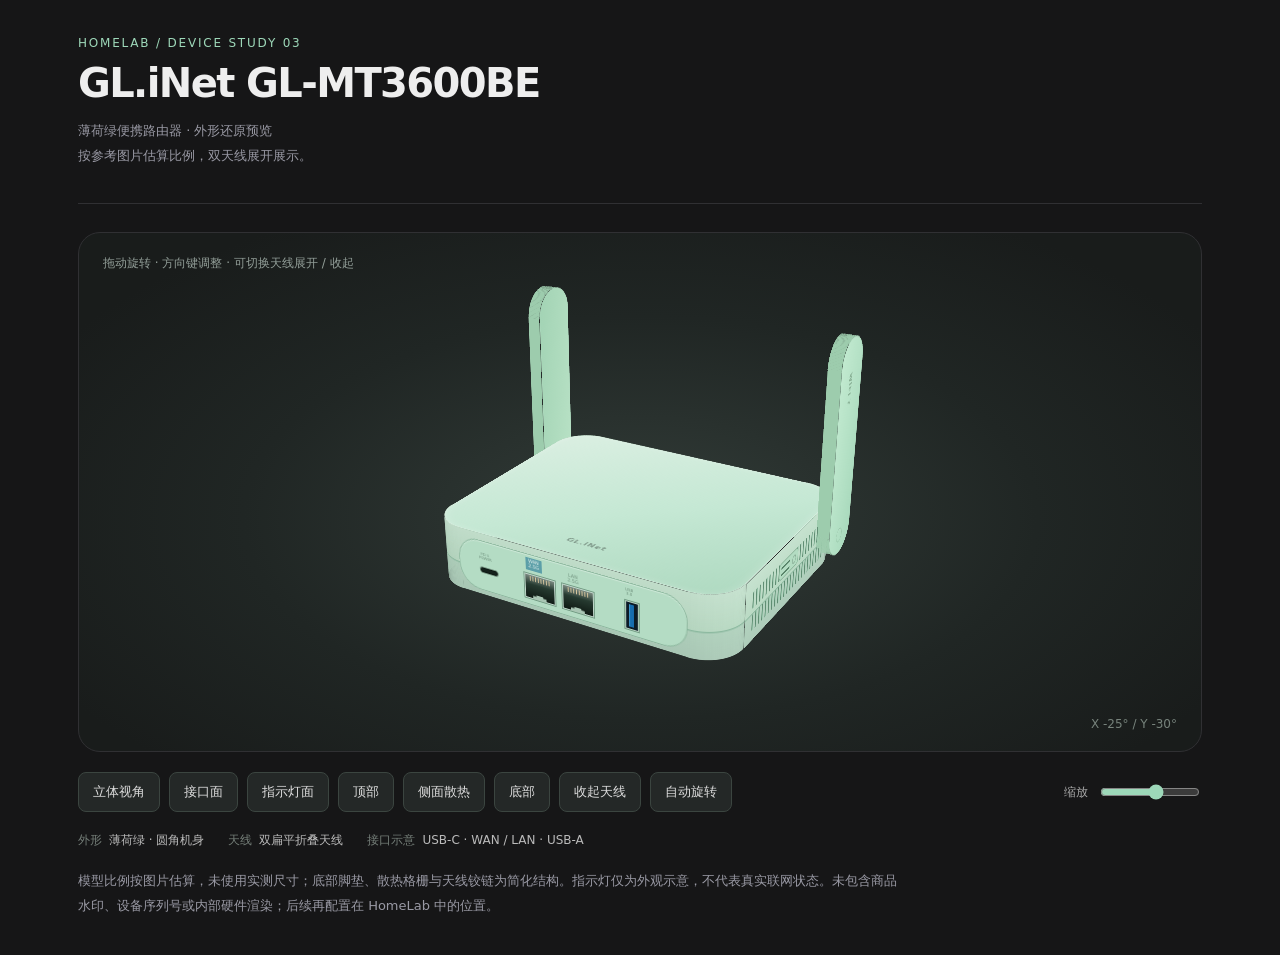
<file: docs/prototypes/glinet/index.html>
<!doctype html>
<html lang="zh-CN">
<meta charset="utf-8"><meta name="viewport" content="width=device-width,initial-scale=1"><link rel="icon" href="data:,">
<title>GL.iNet GL-MT3600BE · 外形模型</title>
<style>
*{box-sizing:border-box}body{margin:0;background:#161617;color:#eee;font-family:system-ui,"Microsoft YaHei",sans-serif}main{max-width:1180px;margin:auto;padding:36px 28px}header{border-bottom:1px solid #303033;padding-bottom:22px}.eyebrow{font-size:12px;letter-spacing:.15em;color:#9dd8b9}h1{font-size:clamp(25px,4vw,40px);letter-spacing:-.04em;margin:10px 0}header p,aside{color:#9999a4;font-size:13px;line-height:1.9}.viewport{position:relative;height:520px;margin-top:28px;border:1px solid #303033;border-radius:22px;background:radial-gradient(ellipse at 50% 55%,#323c38,#202624 50%,#191c1b 85%);overflow:hidden;perspective:1200px;touch-action:none;cursor:grab}.viewport:active{cursor:grabbing}.hint,.angle{position:absolute;font-size:12px;color:#929e98;left:24px;top:22px}.angle{left:auto;top:auto;bottom:20px;right:24px;color:#77837c}.model{position:absolute;left:50%;top:58%;width:0;height:0;transform-style:preserve-3d}.group,.antenna{position:absolute;transform-style:preserve-3d}.face{position:absolute;backface-visibility:hidden}.cap{width:320px;height:260px;left:-160px;top:-130px;border-radius:37px}.top{transform:translateY(-33px) rotateX(90deg);background:linear-gradient(140deg,#dbefe2,#c5e8d4 55%,#aed9c0);border:1px solid #dcf0e3;box-shadow:inset 0 0 12px #fff3}.top-brand{position:absolute;left:0;right:0;bottom:25px;text-align:center;font-size:9px;letter-spacing:.7px;font-weight:600;color:#829b8c}.bottom{transform:translateY(33px) rotateX(-90deg);background:linear-gradient(#aed4bb,#bedfc9);border:1px solid #8bb49b}.bottom-grille{position:absolute;inset:43px 40px;border-radius:15px;background:repeating-linear-gradient(90deg,#567b68 0 2px,#b0d3bd 2px 7px);border:2px solid #b4d6c0}.bottom-info{position:absolute;left:100px;top:100px;width:120px;height:60px;background:#c7e0d0;border-radius:4px;display:grid;place-content:center;text-align:center;color:#748e7d;font-size:6px;line-height:1.8}.foot{position:absolute;width:17px;height:9px;background:#71947f;border:2px solid #a4c8b1;border-radius:5px}.body-wall{border:0;backface-visibility:visible}.port-face{width:248px;height:54px;left:-124px;top:-27px;transform:translateZ(132px);background:#b4dcc4;border:1px solid #8bb79d;border-radius:24px;box-shadow:inset 0 1px 1px #edf9f077}.port{position:absolute;background:#14211b;border:1.3px solid #d4e6db;box-shadow:0 0 0 1px #729b83}.power-c{left:23px;top:27px;width:22px;height:7px;border-radius:4px;border-color:#779583;box-shadow:inset 0 0 0 1px #0c1812}.ethernet{top:20px;width:34px;height:26px;background:linear-gradient(#7b8a81,#263a30 40%,#101b15);border-color:#c3d9cd}.wan{left:75px}.lan{left:117px}.ethernet:before{content:"";position:absolute;left:5px;right:5px;top:1px;height:5px;background:repeating-linear-gradient(90deg,#d9c69d 0 1px,transparent 1px 3px)}.ethernet:after{content:"";position:absolute;bottom:-1px;left:8px;width:15px;height:5px;background:#a9c6b4;clip-path:polygon(0 100%,0 30%,25% 30%,25% 0,75% 0,75% 30%,100% 30%,100% 100%)}.usb-a{left:184px;top:18px;width:14px;height:29px;border-color:#b7d0c0;background:#0c1b27}.usb-a:after{content:"";position:absolute;left:3px;top:2px;bottom:2px;width:4px;background:#176daf;border-left:1px solid #3f9cd2}.port-label{position:absolute;top:7px;font-size:5px;color:#6e907c;line-height:1.05;text-align:center}.wan-label{left:77px;top:3px;background:#5c9fa8;color:#edf7f2;padding:1px 3px}.lan-label{left:123px}.power-label{left:23px;top:12px;font-size:4px}.usb-label{left:184px;top:5px;font-size:4px}.back{width:245px;height:48px;left:-122.5px;top:-24px;transform:translateZ(-132px) rotateY(180deg)}.led{position:absolute;left:117px;top:22px;width:15px;height:2px;background:#e7fff1;border-radius:2px;box-shadow:0 0 3px #d3ffe877}.vents{width:174px;height:48px;left:-87px;top:-24px}.vent-left{transform:translateX(-162px) rotateY(-90deg)}.vent-right{transform:translateX(162px) rotateY(90deg)}.vent-row{position:absolute;left:5px;right:5px;height:17px;background:repeating-linear-gradient(90deg,#608d73 0 2px,#9dcbb0 2px 3px,transparent 3px 7px);border-radius:2px}.vent-row.upper{top:4px}.vent-row.lower{bottom:4px}.side-switch{position:absolute;left:62px;top:4px;width:44px;height:18px;border-radius:5px;background:#b3dcc2;border:1px solid #7ea98e}.side-switch:before{content:"";position:absolute;width:19px;height:2px;background:#527d63;top:4px;left:4px;box-shadow:0 7px #527d63}.side-switch:after{content:"";position:absolute;right:4px;top:4px;width:7px;height:7px;border:1px solid #7b9e88;border-radius:50%}.antenna-face{position:absolute;width:54px;height:226px;left:-27px;top:-113px;border-radius:27px;background:linear-gradient(100deg,#c2ead0,#a8d9bc);border:1px solid #add8bd;backface-visibility:hidden}.antenna-front{transform:translateZ(7px)}.antenna-back{transform:translateZ(-7px) rotateY(180deg);background:linear-gradient(100deg,#a2d3b4,#b9e2c6)}.antenna-rim{position:absolute;background:#9dccad;backface-visibility:visible}.antenna-text{position:absolute;left:19px;top:34px;writing-mode:vertical-rl;font-size:8px;font-weight:600;color:#81a88d;letter-spacing:.8px}.hinge{position:absolute;width:15px;height:15px;left:18px;bottom:12px;border:1px solid #96c5a7;border-radius:50%;box-shadow:inset 0 1px 1px #e4f6e955}.controls{display:flex;gap:9px;flex-wrap:wrap;align-items:center;margin:20px 0}button{font:inherit;font-size:13px;color:#ddd;background:#242827;border:1px solid #3b4540;border-radius:8px;padding:10px 14px;cursor:pointer}button:hover,button[aria-pressed=true]{color:#b3e7c7;border-color:#80b694}button:focus-visible,.viewport:focus-visible{outline:2px solid #9dd8b9;outline-offset:4px}label{margin-left:auto;font-size:12px;display:flex;gap:10px;align-items:center;color:#aaa}input{accent-color:#9dd8b9;width:100px}.specs{display:flex;gap:24px;font-size:12px;color:#bbb;flex-wrap:wrap}.specs span{color:#747e78;margin-right:7px}aside{max-width:820px;margin-top:20px}@media(max-width:600px){main{padding:22px 16px}.viewport{height:430px}label{margin-left:0}.hint{left:16px;font-size:11px}.specs{gap:12px}}
</style>
<main>
<header><div class="eyebrow">HOMELAB / DEVICE STUDY 03</div><h1>GL.iNet GL-MT3600BE</h1><p>薄荷绿便携路由器 · 外形还原预览<br>按参考图片估算比例，双天线展开展示。</p></header>
<div class="viewport" id="viewport" tabindex="0" role="group" aria-label="路由器三维模型，可拖动或使用方向键旋转"><span class="hint">拖动旋转 · 方向键调整 · 可切换天线展开 / 收起</span><div class="model" id="model">
<div class="group" id="shell"></div>
<div class="face cap top"><span class="top-brand">GL.iNet</span></div>
<div class="face cap bottom"><div class="bottom-grille"></div><div class="bottom-info">GL.iNet<br>GL-MT3600BE<br>MODEL STUDY</div><i class="foot" style="left:27px;top:27px"></i><i class="foot" style="right:27px;top:27px"></i><i class="foot" style="left:27px;bottom:27px"></i><i class="foot" style="right:27px;bottom:27px"></i></div>
<div class="face port-face"><i class="port power-c"></i><span class="port-label power-label">PD ↯<br>POWER</span><i class="port ethernet wan"></i><span class="port-label wan-label">WAN<br>2.5G</span><i class="port ethernet lan"></i><span class="port-label lan-label">LAN<br>2.5G</span><i class="port usb-a"></i><span class="port-label usb-label">USB<br>3.0</span></div>
<div class="face back"><i class="led"></i></div>
<div class="face vents vent-left"><div class="vent-row upper"></div><div class="vent-row lower"></div></div>
<div class="face vents vent-right"><div class="vent-row upper"></div><div class="vent-row lower"></div><div class="side-switch"></div></div>
<div class="antenna" id="antenna-left"></div><div class="antenna" id="antenna-right"></div>
</div><span class="angle" id="angle" aria-hidden="true"></span></div>
<div class="controls"><button data-view="reset">立体视角</button><button data-view="ports">接口面</button><button data-view="back">指示灯面</button><button data-view="top">顶部</button><button data-view="side">侧面散热</button><button data-view="bottom">底部</button><button id="fold" aria-pressed="false">收起天线</button><button id="auto" aria-pressed="false">自动旋转</button><label>缩放<input id="zoom" type="range" min="60" max="130" value="100" aria-label="模型缩放"></label></div>
<div class="specs"><div><span>外形</span>薄荷绿 · 圆角机身</div><div><span>天线</span>双扁平折叠天线</div><div><span>接口示意</span>USB-C · WAN / LAN · USB-A</div></div>
<aside>模型比例按图片估算，未使用实测尺寸；底部脚垫、散热格栅与天线铰链为简化结构。指示灯仅为外观示意，不代表真实联网状态。未包含商品水印、设备序列号或内部硬件渲染；后续再配置在 HomeLab 中的位置。</aside>
</main>
<script>
const model=document.querySelector('#model'),viewport=document.querySelector('#viewport'),angle=document.querySelector('#angle');
function roundedOutline(w,h,r,steps=64){const out=[];for(const[cx,cy,start]of[[w/2-r,h/2-r,0],[-w/2+r,h/2-r,90],[-w/2+r,-h/2+r,180],[w/2-r,-h/2+r,270]])for(let j=0;j<=steps;j++){const a=(start+j*90/steps)*Math.PI/180;out.push([cx+r*Math.cos(a),cy+r*Math.sin(a)]);}return out;}
const perimeter=roundedOutline(320,260,37),shell=document.querySelector('#shell');
for(let i=0;i<perimeter.length;i++){const[x,z]=perimeter[i],[nx,nz]=perimeter[(i+1)%perimeter.length],dx=nx-x,dz=nz-z,l=Math.hypot(dx,dz),yaw=Math.atan2(-dz,dx)*180/Math.PI+180;const f=document.createElement('div');f.className='face body-wall';const tone=Math.round(173+6*Math.sin(yaw*Math.PI/180));f.style.cssText=`width:${l+.8}px;height:66px;left:${-(l+.8)/2}px;top:-33px;transform:translate3d(${(x+nx)/2}px,0,${(z+nz)/2}px) rotateY(${yaw}deg);background:linear-gradient(rgb(${tone+19} ${tone+47} ${tone+28}) 0%,rgb(${tone+7} ${tone+39} ${tone+17}) 56%,#82b298 57%,rgb(${tone} ${tone+32} ${tone+12}) 59%,rgb(${tone-5} ${tone+25} ${tone+7}) 100%);`;shell.append(f);}
for(const[id,text]of[['antenna-left',''],['antenna-right','WiFi 7']]){const group=document.getElementById(id);group.innerHTML=`<div class="antenna-face antenna-front"><span class="antenna-text">${text}</span><i class="hinge"></i></div><div class="antenna-face antenna-back"></div>`;const edge=roundedOutline(54,226,27,32);for(let i=0;i<edge.length;i++){const[x,y]=edge[i],[nx,ny]=edge[(i+1)%edge.length],length=Math.hypot(nx-x,ny-y),turn=Math.atan2(ny-y,nx-x)*180/Math.PI;const face=document.createElement('div');face.className='antenna-rim';face.style.cssText=`width:${length+.8}px;height:14px;left:${-(length+.8)/2}px;top:-7px;transform:translate3d(${(x+nx)/2}px,${(y+ny)/2}px,0) rotateZ(${turn}deg) rotateX(90deg)`;group.append(face);}}
let pitch=-25,yaw=-30,zoom=1,drag=null,auto=false,last=0,folded=false;
function draw(){const scale=(innerWidth<600?.68:1)*zoom;model.style.transform=`scale(${scale}) rotateX(${pitch}deg) rotateY(${yaw}deg)`;for(const[id,x,twist]of[['antenna-left',-167,-90],['antenna-right',167,90]]){const group=document.getElementById(id);group.style.transformOrigin='0 94px 0';group.style.transform=`translate3d(${x}px,-94px,-95px) rotateX(${folded?-90:0}deg) rotateY(${twist}deg)`;}angle.textContent=`X ${Math.round(pitch)}° / Y ${Math.round(yaw)%360}°`;}
viewport.addEventListener('pointerdown',e=>{drag={x:e.clientX,y:e.clientY};viewport.setPointerCapture(e.pointerId);viewport.focus({preventScroll:true});});viewport.addEventListener('pointermove',e=>{if(!drag)return;yaw+=(e.clientX-drag.x)*.5;pitch-=(e.clientY-drag.y)*.5;drag={x:e.clientX,y:e.clientY};draw();});for(const e of['pointerup','pointercancel','lostpointercapture'])viewport.addEventListener(e,()=>drag=null);
viewport.addEventListener('keydown',e=>{const d={ArrowLeft:[0,-8],ArrowRight:[0,8],ArrowUp:[8,0],ArrowDown:[-8,0]}[e.key];if(d){e.preventDefault();pitch+=d[0];yaw+=d[1];draw();}});
for(const b of document.querySelectorAll('[data-view]'))b.onclick=()=>{[pitch,yaw]={reset:[-25,-30],ports:[-8,0],back:[-8,180],top:[-90,0],side:[-12,-90],bottom:[90,0]}[b.dataset.view];draw();};document.querySelector('#zoom').oninput=e=>{zoom=Number(e.target.value)/100;draw();};document.querySelector('#fold').onclick=e=>{folded=!folded;e.currentTarget.setAttribute('aria-pressed',String(folded));e.currentTarget.textContent=folded?'展开天线':'收起天线';draw();};document.querySelector('#auto').onclick=e=>{auto=!auto;e.currentTarget.setAttribute('aria-pressed',String(auto));};function tick(t){if(auto&&!drag&&!document.hidden){yaw+=(t-last)*.012;draw();}last=t;requestAnimationFrame(tick);}window.addEventListener('resize',draw);draw();requestAnimationFrame(tick);
</script>
</html>
</file>
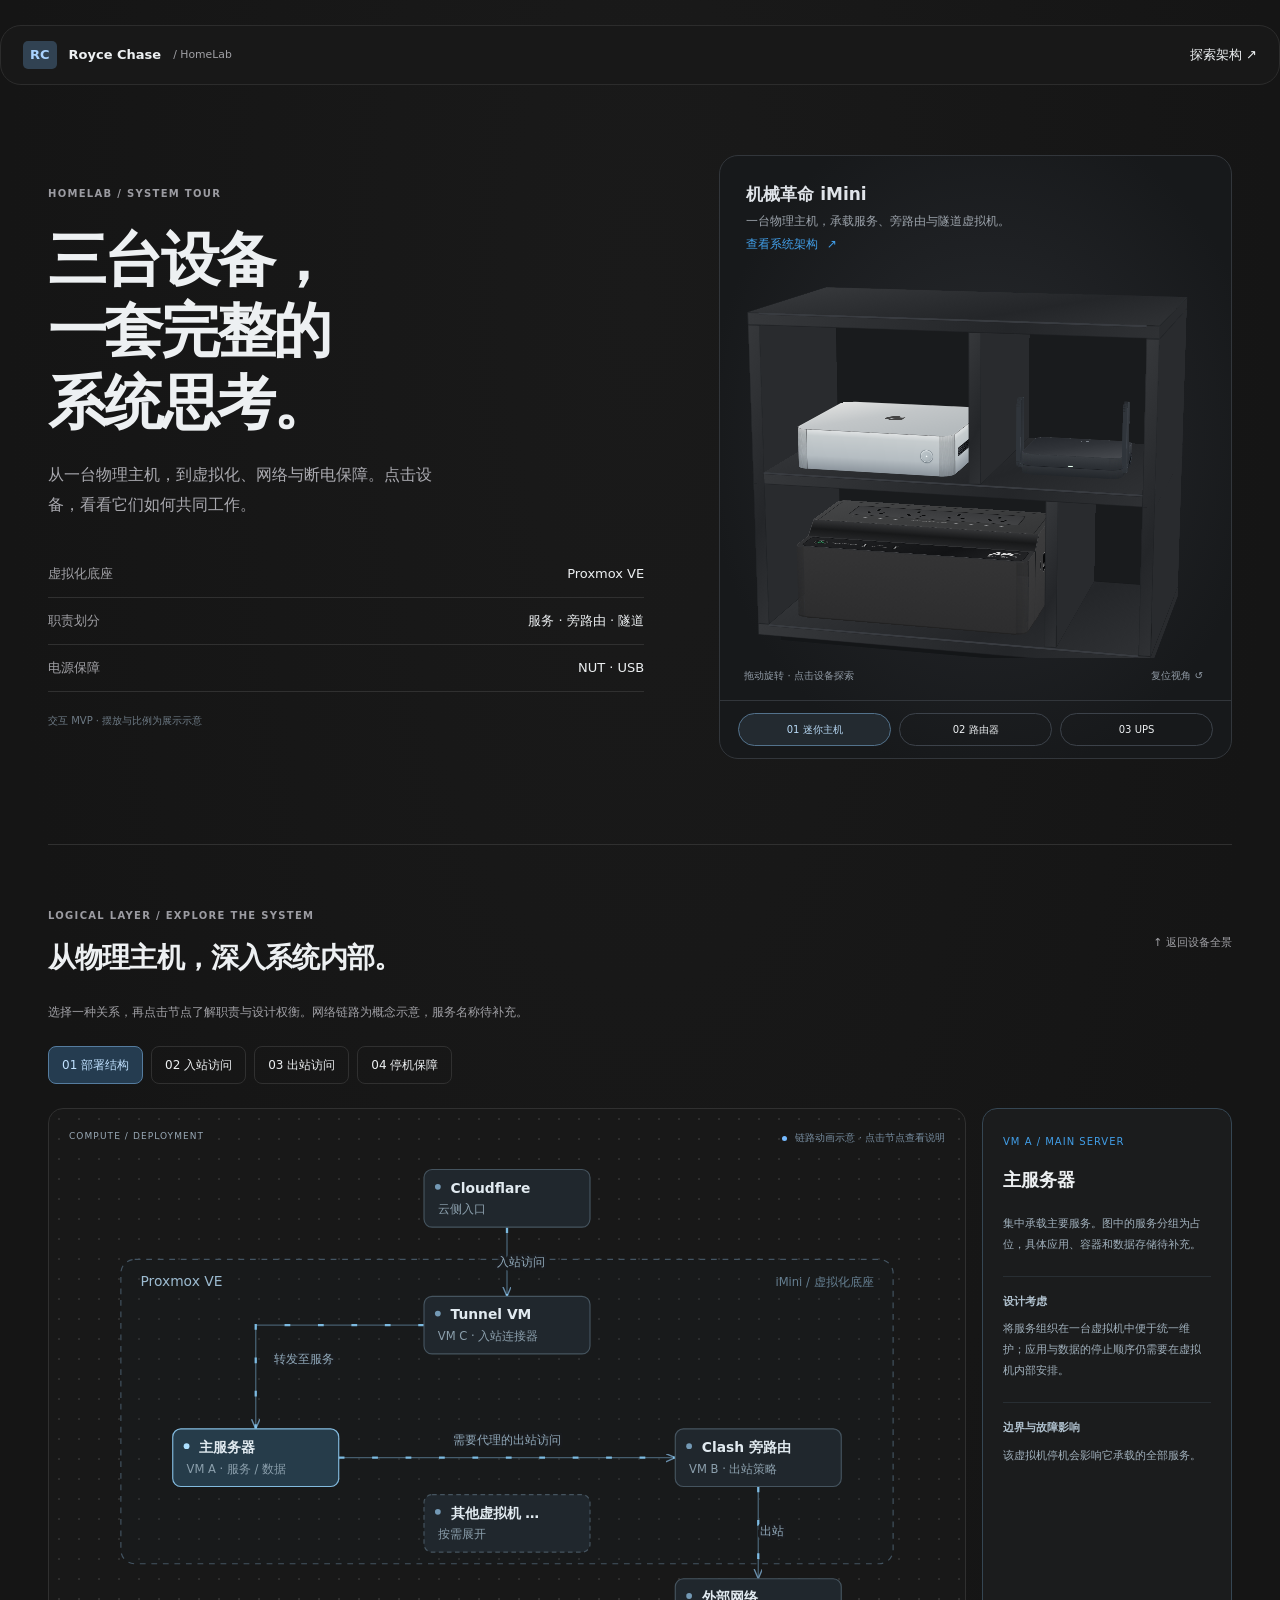
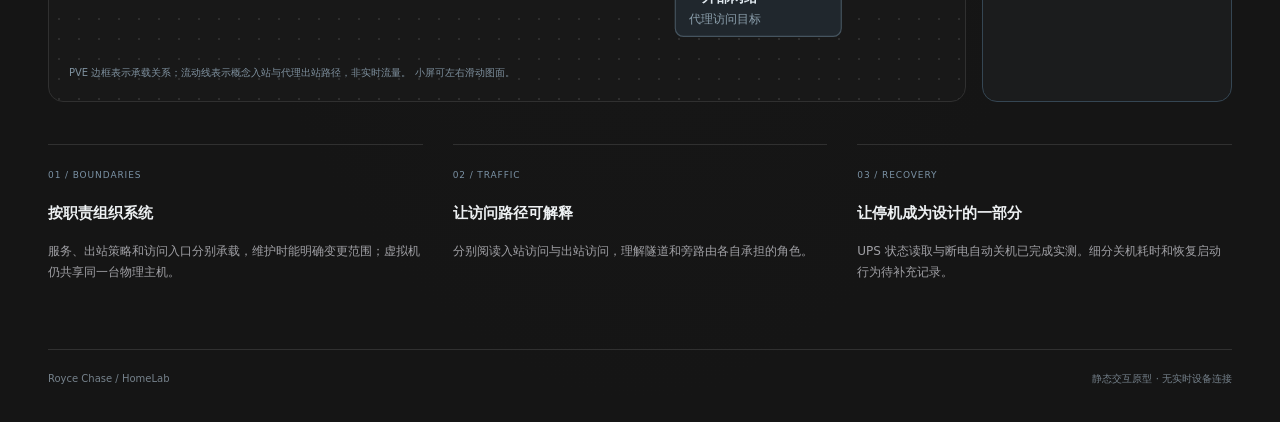
<file: docs/prototypes/homelab/index.html>
<!doctype html>
<html lang="zh-CN">
<head><meta charset="utf-8"><meta name="viewport" content="width=device-width,initial-scale=1"><meta name="robots" content="noindex, nofollow"><meta name="publication-status" content="draft"><link rel="icon" href="data:,"><title>HomeLab · 从设备到架构（草稿）</title><link rel="stylesheet" href="style.css"></head>
<body>
<nav><a href="#overview" class="brand"><span>RC</span> Royce Chase <small>/ HomeLab</small></a><a href="#workspace">探索架构 ↗</a></nav>
<main>
<section class="hero" id="overview">
<div class="intro"><p class="eyebrow">HOMELAB / SYSTEM TOUR</p><h1>三台设备，<br>一套完整的<br><em>系统思考。</em></h1><p class="lead">从一台物理主机，到虚拟化、网络与断电保障。点击设备，看看它们如何共同工作。</p><dl><div><dt>虚拟化底座</dt><dd>Proxmox VE</dd></div><div><dt>职责划分</dt><dd>服务 · 旁路由 · 隧道</dd></div><div><dt>电源保障</dt><dd>NUT · USB</dd></div></dl><p class="prototype">交互 MVP · 摆放与比例为展示示意</p></div>
<div class="showcase"><div class="device-card" aria-live="polite"><div><small id="device-kicker">COMPUTE / VIRTUALIZATION</small><h2 id="device-title">机械革命 iMini</h2><p id="device-description">一台物理主机，承载服务、旁路由与隧道虚拟机。</p></div><a id="explore" href="#compute">查看系统架构 <span>↗</span></a></div>
<div class="scene-header"><span class="dot"></span> PHYSICAL LAYER <span class="scene-number">01 — 03</span></div>
<div id="viewport" tabindex="0" role="group" aria-label="设备全景，拖动或方向键旋转"><div id="scene"><div id="rack"></div><div class="device" data-device="compute" id="pc"><span class="device-label">01 / COMPUTE</span></div><div class="device" data-device="network" id="router"><span class="device-label">02 / NETWORK</span></div><div class="device" data-device="power" id="ups"><span class="device-label">03 / POWER</span></div></div></div>
<div class="scene-tools"><span>拖动旋转 · 点击设备探索</span><button id="reset">复位视角 ↺</button></div>
<div class="device-tabs" aria-label="选择设备"><button data-pick="compute" aria-pressed="true">01 迷你主机</button><button data-pick="network" aria-pressed="false">02 路由器</button><button data-pick="power" aria-pressed="false">03 UPS</button></div>

</div>
</section>
<section class="workspace" id="workspace">
<div class="section-heading"><div><p class="eyebrow">LOGICAL LAYER / EXPLORE THE SYSTEM</p><h2 id="architecture-title" tabindex="-1">从物理主机，深入系统内部。</h2></div><a href="#overview" id="back">↑ 返回设备全景</a></div>
<p class="workspace-caption">选择一种关系，再点击节点了解职责与设计权衡。网络链路为概念示意，服务名称待补充。</p>
<div class="view-tabs" role="group" aria-label="架构视图"><button data-view="compute" aria-pressed="true">01 部署结构</button><button data-view="inbound" aria-pressed="false">02 入站访问</button><button data-view="network" aria-pressed="false">03 出站访问</button><button data-view="power" aria-pressed="false">04 停机保障</button></div>
<div class="architecture"><div class="diagram-panel"><div class="diagram-header"><span id="diagram-label">COMPUTE TOPOLOGY</span><span class="legend"><i></i> 链路动画示意 · 点击节点查看说明</span></div><div id="diagram"></div><p id="diagram-note"></p></div><aside id="detail" aria-live="polite"></aside></div>
<div class="principles"><article><span>01 / BOUNDARIES</span><h3>按职责组织系统</h3><p>服务、出站策略和访问入口分别承载，维护时能明确变更范围；虚拟机仍共享同一台物理主机。</p></article><article><span>02 / TRAFFIC</span><h3>让访问路径可解释</h3><p>分别阅读入站访问与出站访问，理解隧道和旁路由各自承担的角色。</p></article><article><span>03 / RECOVERY</span><h3>让停机成为设计的一部分</h3><p>UPS 状态读取与断电自动关机已完成实测。细分关机耗时和恢复启动行为待补充记录。</p></article></div>
</section>
<footer>Royce Chase / HomeLab <span>静态交互原型 · 无实时设备连接</span></footer>
</main><noscript><p>此原型需要 JavaScript 展示设备和架构交互。PVE 承载主服务器、旁路由与隧道虚拟机；UPS 由宿主机 NUT 管理。</p></noscript><script type="module" src="app.js"></script>
</body></html>
</file>
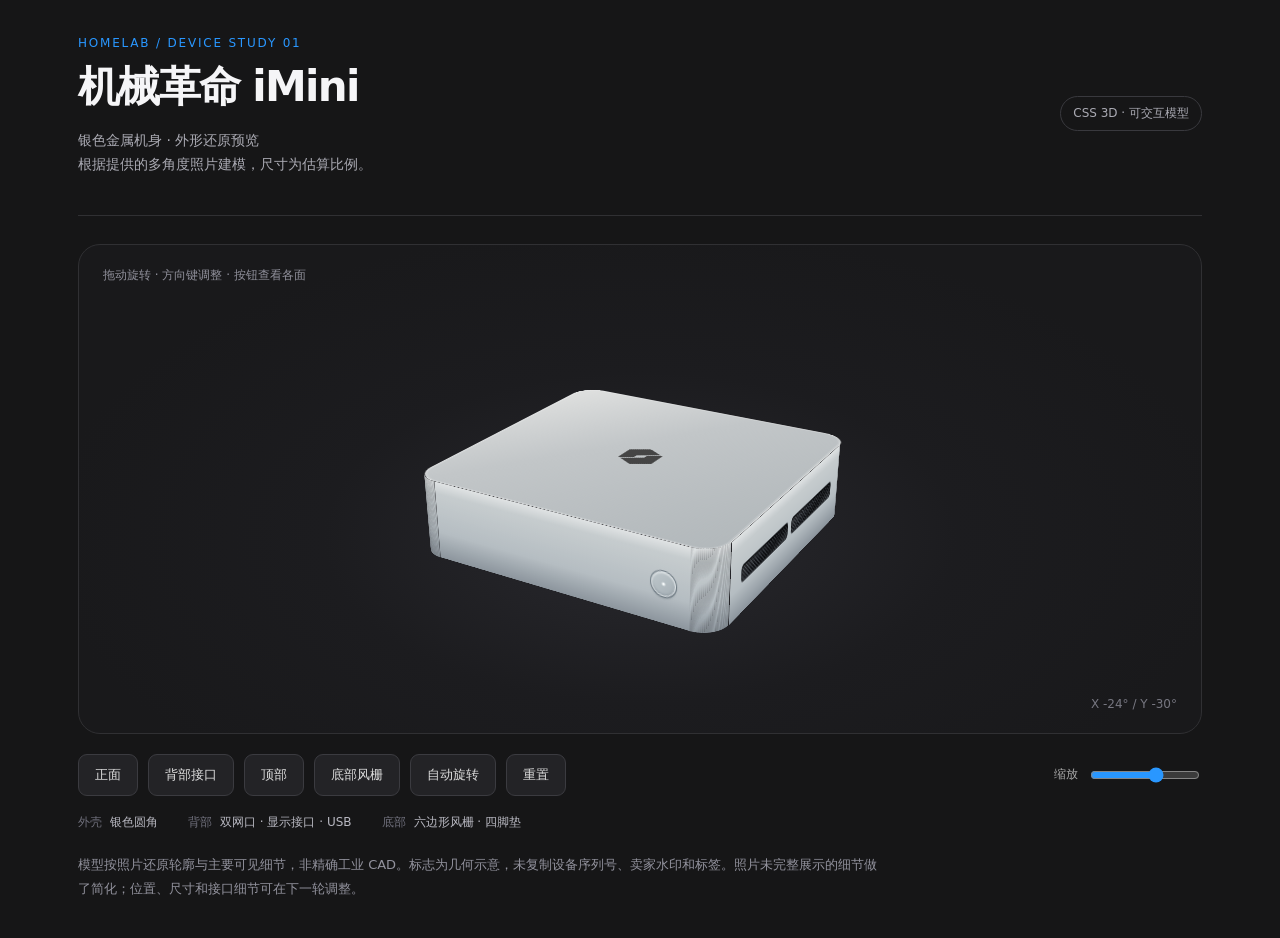
<file: docs/prototypes/imini/index.html>
<!doctype html>
<html lang="zh-CN">
<meta charset="utf-8">
<meta name="viewport" content="width=device-width,initial-scale=1">
<title>iMini · 外形模型预览</title>
<style>
*{box-sizing:border-box}body{margin:0;background:#161617;color:#f5f5f7;font-family:system-ui,"Microsoft YaHei",sans-serif}main{max-width:1180px;margin:auto;padding:36px 28px}header{display:flex;justify-content:space-between;align-items:center;border-bottom:1px solid #303033;padding-bottom:24px}.eyebrow{color:#2997ff;font-size:12px;letter-spacing:.15em}h1{margin:9px 0;font-size:clamp(26px,4vw,42px);letter-spacing:-.04em}header p{color:#aaaab3;font-size:14px;line-height:1.7;max-width:460px}.badge{border:1px solid #39393e;padding:8px 12px;border-radius:30px;font-size:12px;color:#aaaab3}.viewport{height:490px;position:relative;overflow:hidden;perspective:1100px;touch-action:none;cursor:grab;border:1px solid #303033;border-radius:22px;margin-top:28px;background:radial-gradient(ellipse at 50% 60%,#29292e 0, #1c1c1f 40%,#19191b 75%)}.viewport:active{cursor:grabbing}.viewport:focus-visible,button:focus-visible{outline:2px solid #2997ff;outline-offset:4px}.hint{position:absolute;top:22px;left:24px;font-size:12px;color:#90909b}.axis{position:absolute;bottom:22px;right:24px;color:#777781;font-size:12px}.model{position:absolute;left:50%;top:51%;width:0;height:0;transform-style:preserve-3d}.part{position:absolute;transform-style:preserve-3d}.face{position:absolute;backface-visibility:hidden}.surface{width:320px;height:300px;left:-160px;top:-150px;border-radius:25px}.top{transform:translateY(-40px) rotateX(90deg);background:linear-gradient(125deg,#e0e1e0,#c2c6c8 42%,#b2b8bb);border:1px solid #e7e9e9;box-shadow:inset 0 0 0 2px #fff2}.bottom{transform:translateY(40px) rotateX(-90deg);background:linear-gradient(130deg,#303136,#45464b);border:1px solid #66686c}.side-panel{background:linear-gradient(0deg,#8c959d,#b5bdc2 35%,#c6ccce 85%,#e0e3e4);border-block:1px solid #929ba1}.details{height:80px;width:270px;left:-135px;top:-40px}.front{transform:translateZ(150.7px)}.rear{transform:translateZ(-150.7px) rotateY(180deg);background:linear-gradient(#34373c,#24262b);border-radius:3px}.power{width:24px;height:24px;position:absolute;right:13px;top:29px;border:1px solid #e5e8e9;border-radius:50%;box-shadow:0 0 0 1px #90999f}.power:after{content:"";position:absolute;left:10px;top:7px;width:3px;height:3px;border-radius:50%;background:#e8eeee}.brand{position:absolute;width:48px;height:48px;left:136px;top:126px;opacity:.8}.vents{width:238px;height:60px;left:-119px;top:-30px;display:flex;gap:7px;align-items:center;justify-content:center}.vents-left{transform:translateX(-160.8px) rotateY(-90deg)}.vents-right{transform:translateX(160.8px) rotateY(90deg)}.vent{width:102px;height:24px;border-radius:5px;background:repeating-linear-gradient(90deg,transparent 0 2px,#25282c 2px 3px),repeating-linear-gradient(0deg,#646b70 0 2px,#202428 2px 3px);border:1px solid #8d979c}.port{position:absolute;background:#090b10;border:2px solid #777c80;box-shadow:0 1px 1px #ffffff44}.port:after{position:absolute;color:#bbb;font-size:5px;white-space:nowrap;left:0;top:-10px}.usb{width:27px;height:10px}.usb:before{content:"";position:absolute;left:2px;right:2px;bottom:1px;height:3px;background:#3d5670}.typec{width:19px;height:7px;border-radius:5px}.jack{width:10px;height:10px;border-radius:50%}.display{width:11px;height:25px}.ethernet{width:31px;height:24px}.ethernet:before{content:"";position:absolute;left:4px;right:4px;top:2px;height:5px;background:repeating-linear-gradient(90deg,#cbb774 0 1px,transparent 1px 3px)}.ethernet:after{content:"2.5G"}.label{position:absolute;color:#c4c7cb;font-size:5px;top:14px}.foot{position:absolute;width:58px;height:18px;border-radius:20px;background:linear-gradient(#52545a,#25262c);border:2px solid #22242a;box-shadow:0 0 0 3px #606267;transform:rotate(-43deg)}.screw{position:absolute;width:5px;height:5px;border-radius:50%;background:#c9b486;box-shadow:0 0 0 1px #716647}.grille{position:absolute;width:200px;height:200px;left:60px;top:50px}.underside-label{position:absolute;left:105px;bottom:14px;font-size:5px;letter-spacing:1px;color:#94969a}.controls{display:flex;flex-wrap:wrap;align-items:center;gap:10px;margin-top:20px}button{background:#232326;border:1px solid #3b3b40;border-radius:9px;color:#ddd;padding:11px 16px;cursor:pointer;font:inherit;font-size:13px}button:hover,button[aria-pressed=true]{border-color:#2997ff;color:#6ab7ff}label{font-size:12px;color:#aaa;display:flex;align-items:center;gap:10px;margin-left:auto}input{accent-color:#2997ff;width:110px}aside{color:#92929d;font-size:13px;line-height:1.9;margin-top:22px;max-width:800px}.specs{display:flex;gap:30px;color:#b8b8c1;font-size:12px;margin-top:18px}.specs span{color:#6f6f7b;margin-right:8px}@media(max-width:600px){main{padding:22px 16px}header{align-items:start}.badge{display:none}.viewport{height:370px}.hint{left:16px;font-size:11px}label{margin-left:0}.specs{gap:16px;flex-wrap:wrap}}
.side-panel{border:0}
.rear{height:62px;top:-27px;border-radius:8px;background:linear-gradient(115deg,#303136,#25262a 65%,#313238);box-shadow:inset 0 1px 0 #0008}
.rear:before{content:"";position:absolute;left:-3px;right:-3px;top:-13px;height:14px;border-radius:7px 7px 2px 2px;background:linear-gradient(#e1e5e6,#bdc6cb 70%,#929ba2);box-shadow:0 1px 0 #dce1e5}
.rear .port{scale:.78;transform-origin:center center;border-color:#969b9f;border-top-color:#e0e4e6;box-shadow:0 1px 1px #000a}
.rear .label{top:12px;font-size:4.5px}
.rear .ethernet:after{font-size:5.5px;top:-12px}
.vent{height:18px;border:1px solid #555a5f;border-radius:5px;background-color:#101115;background-image:linear-gradient(165deg,#ffffff20,transparent 38%,#0006 65%,#ffffff12),repeating-linear-gradient(45deg,transparent 0 1.1px,#555b61 1.2px 1.7px,transparent 1.8px 3px),repeating-linear-gradient(-45deg,transparent 0 1.1px,#373c42 1.2px 1.7px,transparent 1.8px 3px);box-shadow:inset 0 1px 2px #000,inset 0 -1px 1px #a2aab02b,0 1px 0 #d9e0e333}
.power{background:linear-gradient(135deg,#bfc8cc,#a5afb5);border-color:#dbe1e4;box-shadow:0 0 0 1px #69757e,0 1.5px 2px #34414b66,inset 0 1px 1.5px #ffffff91,inset 0 -1px 2px #6b788180}
.power:after{left:50%;top:50%;transform:translate(-50%,-50%);background:#f4f8f9;box-shadow:0 0 1px #ffffff66}
.brand{opacity:1;overflow:visible}
</style>
<main>
<header><div><div class="eyebrow">HOMELAB / DEVICE STUDY 01</div><h1>机械革命 iMini</h1><p>银色金属机身 · 外形还原预览<br>根据提供的多角度照片建模，尺寸为估算比例。</p></div><div class="badge">CSS 3D · 可交互模型</div></header>
<div class="viewport" id="viewport" tabindex="0" role="group" aria-label="迷你主机三维预览，可拖动或使用方向键旋转">
<span class="hint">拖动旋转 · 方向键调整 · 按钮查看各面</span><div class="model" id="model">
<div class="surface face top"><svg class="brand" viewBox="0 0 60 60" role="img" aria-label="深灰色对称几何标志">
<defs>
  <path id="emblem-half" d="M0 0H60V8.715L24 29.5V35.5L0 49.356Z"/>
  <path id="emblem-other-half" d="M60 60H0V51.285L36 30.5V24.5L60 10.644Z"/>
  <clipPath id="emblem-outline"><path d="M30 3 53.383 16.5V43.5L30 57 6.617 43.5V16.5Z"/></clipPath>
</defs>
<g clip-path="url(#emblem-outline)" fill="#454545"><use href="#emblem-half"/><use href="#emblem-other-half"/></g>
</svg></div>
<div class="surface face bottom"><svg class="grille" viewBox="0 0 200 200" aria-hidden="true"></svg>
<i class="foot" style="left:12px;top:25px"></i><i class="foot" style="right:12px;top:25px;transform:rotate(43deg)"></i><i class="foot" style="left:12px;bottom:25px;transform:rotate(43deg)"></i><i class="foot" style="right:12px;bottom:25px"></i><i class="screw" style="left:70px;top:58px"></i><i class="screw" style="right:70px;top:58px"></i><i class="screw" style="left:70px;bottom:58px"></i><i class="screw" style="right:70px;bottom:58px"></i><span class="underside-label">iMINI / VENTILATION</span></div>
<div id="shell" class="part"></div>
<div class="face details front"><div class="power"></div></div>
<div class="face details rear"><i class="port jack" style="left:9px;top:37px"></i><span class="label" style="left:7px">DC IN</span><i class="port typec" style="left:35px;top:37px"></i><span class="label" style="left:36px">USB-C</span><i class="port jack" style="left:69px;top:37px"></i><span class="label" style="left:68px">AUDIO</span><i class="port display" style="left:98px;top:32px"></i><span class="label" style="left:98px">DP</span><i class="port display" style="left:126px;top:32px"></i><span class="label" style="left:123px">HDMI</span><i class="port usb" style="left:153px;top:29px"></i><i class="port usb" style="left:153px;top:45px"></i><i class="port ethernet" style="left:194px;top:32px"></i><i class="port ethernet" style="left:231px;top:32px"></i></div>
<div class="face vents vents-left"><i class="vent"></i><i class="vent"></i></div><div class="face vents vents-right"><i class="vent"></i><i class="vent"></i></div>
</div><span class="axis" id="angle" aria-hidden="true"></span></div>
<div class="controls"><button data-view="front">正面</button><button data-view="rear">背部接口</button><button data-view="top">顶部</button><button data-view="bottom">底部风栅</button><button id="auto" aria-pressed="false">自动旋转</button><button data-view="reset">重置</button><label>缩放<input id="zoom" aria-label="模型缩放" type="range" min="60" max="125" value="100"></label></div>
<div class="specs"><div><span>外壳</span>银色圆角</div><div><span>背部</span>双网口 · 显示接口 · USB</div><div><span>底部</span>六边形风栅 · 四脚垫</div></div>
<aside>模型按照片还原轮廓与主要可见细节，非精确工业 CAD。标志为几何示意，未复制设备序列号、卖家水印和标签。照片未完整展示的细节做了简化；位置、尺寸和接口细节可在下一轮调整。</aside>
</main>
<script>
const model=document.querySelector('#model'),viewport=document.querySelector('#viewport'),shell=document.querySelector('#shell'),angle=document.querySelector('#angle');
// Extrude a rounded rectangle so the corners remain solid at every viewing angle.
const outline=[],radius=25,cornerSteps=48;
for(const [cx,cz,start] of [[135,125,0],[-135,125,90],[-135,-125,180],[135,-125,270]]){for(let step=0;step<=cornerSteps;step++){const a=(start+step*90/cornerSteps)*Math.PI/180;outline.push([cx+radius*Math.cos(a),cz+radius*Math.sin(a)]);}}
for(let i=0;i<outline.length;i++){const [x,z]=outline[i],[nx,nz]=outline[(i+1)%outline.length],dx=nx-x,dz=nz-z,length=Math.hypot(dx,dz),yaw=Math.atan2(-dz,dx)*180/Math.PI+180;const panel=document.createElement('div');panel.className='face side-panel';panel.style.cssText=`width:${length+.45}px;height:80px;left:${-(length+.45)/2}px;top:-40px;transform:translate3d(${(x+nx)/2}px,0,${(z+nz)/2}px) rotateY(${yaw}deg)`;shell.append(panel);}

// One regular hexagon defines the rim, sectors and ribs, keeping every edge aligned.
const grille=document.querySelector('.grille');
const hex=r=>Array.from({length:6},(_,i)=>{const a=(-90+i*60)*Math.PI/180;return[100+r*Math.cos(a),100+r*Math.sin(a)];});
const points=vertices=>vertices.map(p=>p.join(',')).join(' '),outer=hex(94),inner=hex(87);
let grilleMarkup='<defs><filter id="paint-grain"><feTurbulence type="fractalNoise" baseFrequency=".8" numOctaves="2" stitchTiles="stitch"/><feColorMatrix type="saturate" values="0"/></filter><linearGradient id="matte" x2=".8" y2="1"><stop stop-color="#333436"/><stop offset=".55" stop-color="#252628"/><stop offset="1" stop-color="#1b1c1e"/></linearGradient>';
for(let i=0;i<6;i++)grilleMarkup+=`<clipPath id="sector-${i}"><polygon points="100,100 ${points([inner[i],inner[(i+1)%6]])}"/></clipPath>`;
grilleMarkup+='<clipPath id="paint-boundary"><polygon points="' + points(outer) + '"/></clipPath></defs>';
grilleMarkup+=`<polygon points="${points(outer)}" fill="url(#matte)" stroke="#101113" stroke-width="3" stroke-linejoin="round"/><polygon points="${points(hex(91))}" fill="none" stroke="#4a4b4d" stroke-width=".7"/>`;
for(let i=0;i<6;i++){grilleMarkup+=`<g clip-path="url(#sector-${i})"><g transform="rotate(${i*60} 100 100)">`;for(let y=5;y<200;y+=7)grilleMarkup+=`<path d="M0 ${y}H200" stroke="#090a0c" stroke-width="3.5" stroke-linecap="round"/><path d="M0 ${y+2.2}H200" stroke="#555658" stroke-opacity=".55" stroke-width=".65"/>`;grilleMarkup+='</g></g>';}
for(const p of inner)grilleMarkup+=`<path d="M100 100L${p.join(' ')}" stroke="#2c2d2f" stroke-width="7"/>`;
grilleMarkup+=`<polygon points="${points(hex(19))}" fill="#2c2d2f"/><polygon points="${points(outer)}" fill="#fff" opacity=".055" clip-path="url(#paint-boundary)" filter="url(#paint-grain)"/>`;
grille.innerHTML=grilleMarkup;
let pitch=-24,yaw=-30,zoom=1,auto=false,last=0,drag=null;
function draw(){const responsive=innerWidth<600?.72:1;model.style.transform=`scale(${zoom*responsive}) rotateX(${pitch}deg) rotateY(${yaw}deg)`;angle.textContent=`X ${Math.round(pitch)}° / Y ${Math.round(yaw)%360}°`;}
viewport.addEventListener('pointerdown',e=>{drag={x:e.clientX,y:e.clientY};viewport.setPointerCapture(e.pointerId);viewport.focus({preventScroll:true});});
viewport.addEventListener('pointermove',e=>{if(!drag)return;yaw+=(e.clientX-drag.x)*.5;pitch-=(e.clientY-drag.y)*.5;drag={x:e.clientX,y:e.clientY};draw();});
for(const name of ['pointerup','pointercancel','lostpointercapture'])viewport.addEventListener(name,()=>drag=null);
viewport.addEventListener('keydown',e=>{const keys={ArrowLeft:[0,-8],ArrowRight:[0,8],ArrowUp:[8,0],ArrowDown:[-8,0]};if(keys[e.key]){e.preventDefault();pitch+=keys[e.key][0];yaw+=keys[e.key][1];draw();}});
document.querySelectorAll('[data-view]').forEach(button=>button.onclick=()=>{const views={front:[-15,0],rear:[-15,180],top:[-90,0],bottom:[90,0],reset:[-24,-30]};[pitch,yaw]=views[button.dataset.view];draw();});
document.querySelector('#zoom').oninput=e=>{zoom=e.target.value/100;draw();};
document.querySelector('#auto').onclick=e=>{auto=!auto;e.currentTarget.setAttribute('aria-pressed',String(auto));};
function tick(time){if(auto&&!drag&&!document.hidden){yaw+=(time-last)*.012;draw();}last=time;requestAnimationFrame(tick);}window.addEventListener('resize',draw);draw();requestAnimationFrame(tick);
</script>
</html>
</file>
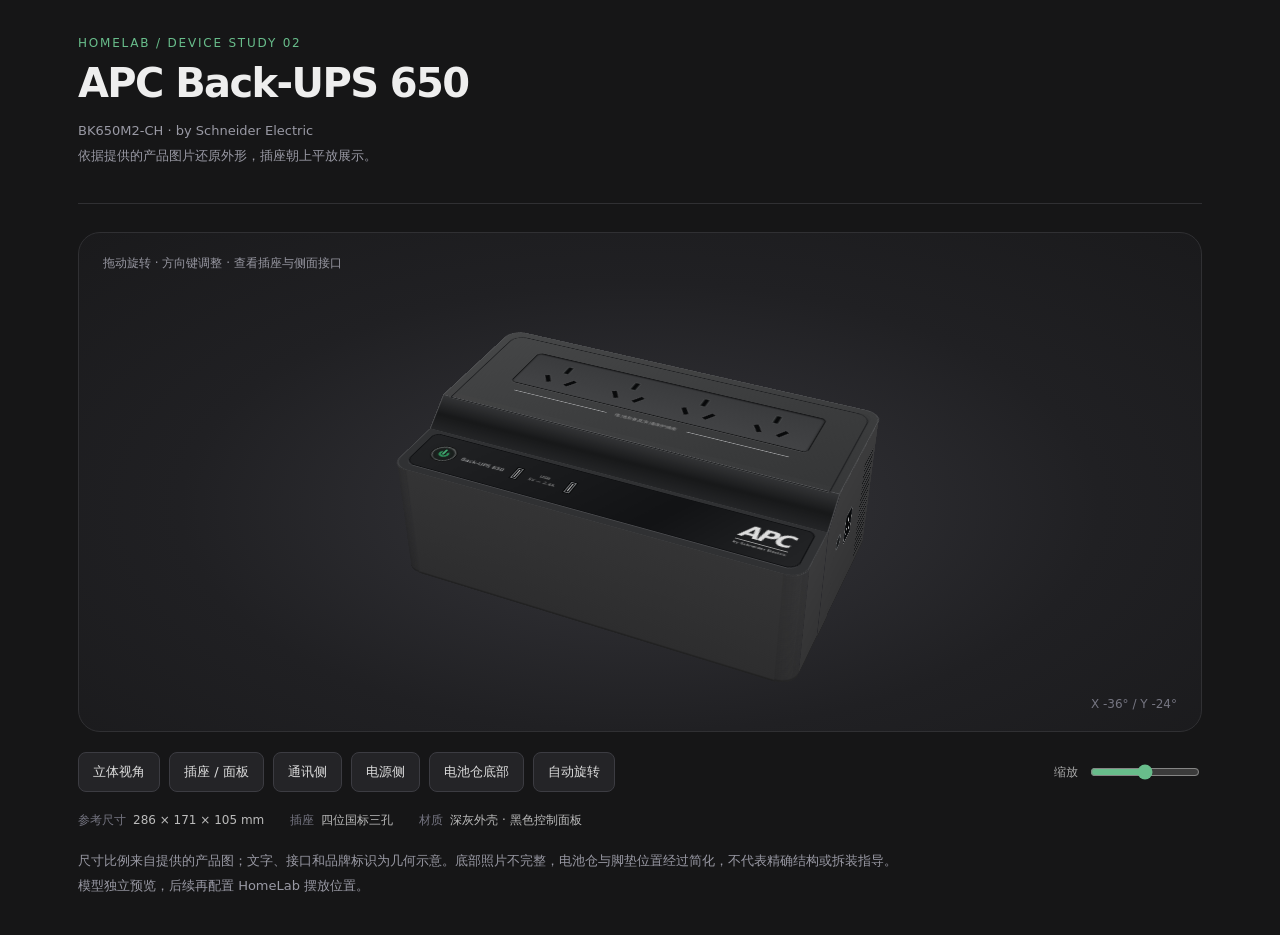
<file: docs/prototypes/ups/index.html>
<!doctype html>
<html lang="zh-CN">
<meta charset="utf-8"><meta name="viewport" content="width=device-width,initial-scale=1">
<link rel="icon" href="data:,">
<title>APC Back-UPS 650 · 外形模型</title>
<style>
*{box-sizing:border-box}body{margin:0;background:#161617;color:#eee;font-family:system-ui,"Microsoft YaHei",sans-serif}main{max-width:1180px;margin:auto;padding:36px 28px}.eyebrow{font-size:12px;letter-spacing:.15em;color:#68bd8b}h1{font-size:clamp(25px,4vw,40px);letter-spacing:-.04em;margin:10px 0}header{border-bottom:1px solid #303033;padding-bottom:22px}header p,aside{color:#9999a4;font-size:13px;line-height:1.9}.viewport{position:relative;height:500px;margin-top:28px;border:1px solid #303033;border-radius:22px;background:radial-gradient(ellipse at 50% 55%,#36363b,#202023 58%,#1a1a1c);overflow:hidden;perspective:1100px;touch-action:none;cursor:grab}.viewport:active{cursor:grabbing}.hint,.angle{position:absolute;font-size:12px;color:#9797a1;left:24px;top:22px}.angle{left:auto;top:auto;bottom:20px;right:24px;color:#757581}.model{position:absolute;left:50%;top:52%;width:0;height:0;transform-style:preserve-3d}.face{position:absolute;backface-visibility:hidden}.shell{position:absolute;transform-style:preserve-3d}.wall{background:linear-gradient(90deg,#303132,#353638);box-shadow:inset 0 -2px 1px #1116}.top{width:360px;height:127px;left:-180px;top:-63.5px;transform:translate3d(0,-65.625px,-43.5px) rotateX(90deg);border-radius:15px 15px 0 0;background:linear-gradient(140deg,#454647,#353637);border:1px solid #535456;box-shadow:inset 0 0 0 6px #ffffff02}.top:before{content:"";position:absolute;inset:7px 7px -2px;border:1px solid #202123;border-radius:12px 12px 0 0;box-shadow:0 1px 0 #6b6d6e55}.socket-bank{position:absolute;width:276px;height:55px;left:42px;top:27px;border:1.5px solid #171819;border-radius:5px;background:linear-gradient(#3a3b3d,#424345);box-shadow:inset 0 1px 2px #0008,0 1px 0 #5d5e6055;display:flex;align-items:center;justify-content:space-around;padding-inline:5px}.socket{width:47px;height:42px}.socket rect{fill:#090a0b;stroke:#555658;stroke-width:.7}.socket-caption{position:absolute;left:52px;right:52px;top:91px;display:flex;align-items:center;gap:8px;font-size:4.5px;color:#aaa;letter-spacing:.2px}.socket-caption:before,.socket-caption:after{content:"";height:.65px;background:#969799;flex:1}.ramp{width:360px;height:32.8px;left:-180px;top:-16.4px;transform:translate3d(0,-55.625px,32px) rotateX(52.431deg);background:linear-gradient(#353638,#171819 55%,#242527);border-inline:1px solid #4b4c4e}.deck{width:360px;height:63px;left:-180px;top:-31.5px;transform:translate3d(0,-45.625px,75.5px) rotateX(90deg);border-radius:0 0 15px 15px;background:#303133;border:1px solid #47484a}.control-panel{position:absolute;inset:4px 7px 8px;border-radius:7px 7px 10px 10px;background:linear-gradient(115deg,#222325,#121315 65%,#242527);box-shadow:0 1px 0 #62636777,inset 0 0 0 1px #101113;display:flex;align-items:center;gap:7px;padding:8px 13px}.power{width:21px;height:21px;border-radius:50%;border:1px solid #656969;background:#1a1e1d;box-shadow:0 0 0 1px #111,inset 0 1px 1px #ffffff26;position:relative}.power:before{content:"";position:absolute;inset:5px;border:2px solid #2f975e;border-top-color:transparent;border-radius:50%;box-shadow:0 0 4px #30b36b29}.power:after{content:"";position:absolute;width:2px;height:8px;background:#42ac72;left:8px;top:3px;border-radius:1px}.model-label{font-size:5.8px;color:#b8b9ba;white-space:nowrap}.charging{display:flex;gap:10px;align-items:center;margin-left:2px}.usb{width:5px;height:15px;background:#08090b;border:1px solid #737577;box-shadow:0 0 0 1px #08090a;position:relative}.usb:after{content:"";position:absolute;left:1px;top:1px;bottom:1px;width:1px;background:#bbb}.usb-caption{font-size:4.5px;text-align:center;color:#aaa;line-height:1.5}.branding{margin-left:auto;line-height:1;display:flex;flex-direction:column;align-items:center;color:#ddd}.branding strong{font-size:21px;font-weight:900;font-style:italic;letter-spacing:-2px;border-bottom:1px solid #999;padding-right:2px}.branding span{font-size:3.7px;letter-spacing:.2px;margin-top:3px}.side{width:186px;height:131.25px;left:-93px;top:-65.625px}.left{transform:translateX(-182px) rotateY(-90deg)}.right{transform:translateX(182px) rotateY(90deg)}.vent-column{position:absolute;left:18px;top:15px;width:27px;height:99px;background:repeating-linear-gradient(0deg,#151617 0 2px,#414244 2px 3px,transparent 3px 6px);border-radius:2px}.right .vent-column{left:auto;right:18px}.side-ports{position:absolute;left:65px;top:40px;display:flex;flex-direction:column;gap:12px}.right .side-ports{left:70px;top:38px;flex-direction:row}.port{background:#08090a;border:1px solid #777;box-shadow:inset 0 0 0 2px #191b1e;position:relative}.usb-b{width:15px;height:14px;clip-path:polygon(20% 0,80% 0,100% 20%,100% 100%,0 100%,0 20%)}.usb-b:after{content:"";position:absolute;inset:4px;background:#96989b}.network-pair{display:flex;gap:2px}.rj{width:12px;height:15px}.rj:after{content:"";position:absolute;left:2px;right:2px;top:2px;height:3px;background:repeating-linear-gradient(90deg,#b5a26c 0 1px,transparent 1px 2px)}.inlet{width:20px;height:29px;clip-path:polygon(20% 0,80% 0,100% 16%,100% 100%,0 100%,0 16%)}.inlet:before{content:"";position:absolute;width:2px;height:6px;background:#b5b6b7;left:8px;top:5px;box-shadow:-4px 10px #b5b6b7,4px 10px #b5b6b7}.breaker{width:13px;height:13px;margin-top:6px;border:1px solid #747779;border-radius:50%;background:#191a1b;box-shadow:inset 0 0 0 2px #303234}.port-text{position:absolute;left:83px;top:45px;font-size:4px;writing-mode:vertical-rl;color:#999}.bottom{width:360px;height:214px;left:-180px;top:-107px;transform:translateY(65.625px) rotateX(-90deg);border-radius:15px;background:#27282a;border:1px solid #191a1c}.battery-door{position:absolute;left:66px;top:30px;width:228px;height:153px;border:1px solid #151618;box-shadow:inset 0 1px 0 #55565b77;border-radius:4px;background:#303133}.battery-door:before{content:"";position:absolute;bottom:5px;left:104px;width:20px;height:5px;border-radius:2px;background:#141516}.foot{position:absolute;width:16px;height:7px;border-radius:3px;background:#161718;box-shadow:0 0 0 1px #3c3d3e}.controls{display:flex;gap:9px;flex-wrap:wrap;align-items:center;margin:20px 0}button{font:inherit;font-size:13px;color:#ddd;background:#242427;border:1px solid #3c3c42;border-radius:8px;padding:10px 14px;cursor:pointer}button:hover,button[aria-pressed=true]{color:#89d7aa;border-color:#4b9b6d}button:focus-visible,.viewport:focus-visible{outline:2px solid #68bd8b;outline-offset:4px}label{margin-left:auto;font-size:12px;display:flex;gap:10px;align-items:center;color:#aaa}input{accent-color:#68bd8b;width:110px}.specs{display:flex;gap:26px;font-size:12px;color:#bbb;flex-wrap:wrap}.specs span{color:#747480;margin-right:7px}aside{max-width:820px;margin-top:20px}@media(max-width:600px){main{padding:22px 16px}.viewport{height:400px}label{margin-left:0}.hint{left:16px;font-size:11px}.specs{gap:12px}}
</style>
<main>
<header><div class="eyebrow">HOMELAB / DEVICE STUDY 02</div><h1>APC Back-UPS 650</h1><p>BK650M2-CH · by Schneider Electric<br>依据提供的产品图片还原外形，插座朝上平放展示。</p></header>
<div class="viewport" id="viewport" tabindex="0" role="group" aria-label="UPS 三维模型，拖动或使用方向键旋转"><span class="hint">拖动旋转 · 方向键调整 · 查看插座与侧面接口</span><div class="model" id="model">
<div class="shell" id="shell"></div>
<div class="face top"><div class="socket-bank" id="sockets"></div><div class="socket-caption">电池后备及浪涌保护插座</div></div>
<div class="face ramp"></div>
<div class="face deck"><div class="control-panel"><div class="power"></div><span class="model-label">Back-UPS 650</span><div class="charging"><i class="usb"></i><span class="usb-caption">USB<br>5V ⎓ 2.4A</span><i class="usb"></i></div><div class="branding"><strong>APC</strong><span>by Schneider Electric</span></div></div></div>
<div class="face side left"><div class="vent-column"></div><div class="side-ports"><i class="port usb-b"></i><div class="network-pair"><i class="port rj"></i><i class="port rj"></i></div></div><span class="port-text">USB / DATA</span></div>
<div class="face side right"><div class="vent-column"></div><div class="side-ports"><i class="breaker"></i><i class="port inlet"></i></div></div>
<div class="face bottom"><div class="battery-door"></div><i class="foot" style="left:20px;top:16px"></i><i class="foot" style="right:20px;top:16px"></i><i class="foot" style="left:20px;bottom:16px"></i><i class="foot" style="right:20px;bottom:16px"></i></div>
</div><span class="angle" id="angle" aria-hidden="true"></span></div>
<div class="controls"><button data-view="reset">立体视角</button><button data-view="top">插座 / 面板</button><button data-view="left">通讯侧</button><button data-view="right">电源侧</button><button data-view="bottom">电池仓底部</button><button id="auto" aria-pressed="false">自动旋转</button><label>缩放<input id="zoom" type="range" min="65" max="135" value="100" aria-label="模型缩放"></label></div>
<div class="specs"><div><span>参考尺寸</span>286 × 171 × 105 mm</div><div><span>插座</span>四位国标三孔</div><div><span>材质</span>深灰外壳 · 黑色控制面板</div></div>
<aside>尺寸比例来自提供的产品图；文字、接口和品牌标识为几何示意。底部照片不完整，电池仓与脚垫位置经过简化，不代表精确结构或拆装指导。模型独立预览，后续再配置 HomeLab 摆放位置。</aside>
</main>
<script>
const model=document.querySelector('#model'),viewport=document.querySelector('#viewport'),angle=document.querySelector('#angle'),shell=document.querySelector('#shell');
const W=360,D=214,H=131.25,R=15;
const topY=z=>z<=19?-H/2:z>=45?-H/2+20:-H/2+(z-19)*20/26;
const outline=[];
for(const[cx,cz,start]of[[W/2-R,D/2-R,0],[-W/2+R,D/2-R,90],[-W/2+R,-D/2+R,180],[W/2-R,-D/2+R,270]])for(let j=0;j<=32;j++){const a=(start+j*90/32)*Math.PI/180;outline.push([cx+R*Math.cos(a),cz+R*Math.sin(a)]);}
const boundary=[];
for(let i=0;i<outline.length;i++){const a=outline[i],b=outline[(i+1)%outline.length],cuts=[0];if(Math.abs(a[0]-b[0])<.001&&Math.abs(a[1]-b[1])>4)for(const z of[19,45]){const t=(z-a[1])/(b[1]-a[1]);if(t>0&&t<1)cuts.push(t);}cuts.sort((x,y)=>x-y);for(const t of cuts)boundary.push([a[0]+(b[0]-a[0])*t,a[1]+(b[1]-a[1])*t]);}
for(let i=0;i<boundary.length;i++){const[x,z]=boundary[i],[nx,nz]=boundary[(i+1)%boundary.length],dx=nx-x,dz=nz-z,length=Math.hypot(dx,dz),yaw=Math.atan2(-dz,dx)*180/Math.PI+180;const f=document.createElement('div');f.className='face wall';const shade=Math.round(45+7*Math.sin(yaw*Math.PI/180));f.style.cssText=`width:${length+.5}px;height:${H}px;left:${-(length+.5)/2}px;top:${-H/2}px;transform:translate3d(${(x+nx)/2}px,0,${(z+nz)/2}px) rotateY(${yaw}deg);clip-path:polygon(0 ${topY(nz)+H/2}px,100% ${topY(z)+H/2}px,100% 100%,0 100%);background:linear-gradient(rgb(${shade+8} ${shade+8} ${shade+9}),rgb(${shade} ${shade} ${shade+1}));`;shell.append(f);}
document.querySelector('#sockets').innerHTML=Array.from({length:4},()=>'<svg class="socket" viewBox="0 0 47 42" aria-hidden="true"><rect x="21" y="5" width="5" height="12" rx=".7"/><rect x="10" y="24" width="5" height="12" rx=".7" transform="rotate(-32 12.5 30)"/><rect x="32" y="24" width="5" height="12" rx=".7" transform="rotate(32 34.5 30)"/></svg>').join('');
let pitch=-36,yaw=-24,zoom=1,drag=null,auto=false,last=0;
function draw(){const scale=(innerWidth<600?.73:1.15)*zoom;model.style.transform=`scale(${scale}) rotateX(${pitch}deg) rotateY(${yaw}deg)`;angle.textContent=`X ${Math.round(pitch)}° / Y ${Math.round(yaw)%360}°`;}
viewport.addEventListener('pointerdown',e=>{drag={x:e.clientX,y:e.clientY};viewport.setPointerCapture(e.pointerId);viewport.focus({preventScroll:true});});
viewport.addEventListener('pointermove',e=>{if(!drag)return;yaw+=(e.clientX-drag.x)*.5;pitch-=(e.clientY-drag.y)*.5;drag={x:e.clientX,y:e.clientY};draw();});
for(const event of['pointerup','pointercancel','lostpointercapture'])viewport.addEventListener(event,()=>drag=null);
viewport.addEventListener('keydown',e=>{const delta={ArrowLeft:[0,-8],ArrowRight:[0,8],ArrowUp:[8,0],ArrowDown:[-8,0]}[e.key];if(delta){e.preventDefault();pitch+=delta[0];yaw+=delta[1];draw();}});
for(const b of document.querySelectorAll('[data-view]'))b.onclick=()=>{[pitch,yaw]={reset:[-36,-24],top:[-90,0],left:[-8,90],right:[-8,-90],bottom:[90,0]}[b.dataset.view];draw();};
document.querySelector('#zoom').oninput=e=>{zoom=Number(e.target.value)/100;draw();};document.querySelector('#auto').onclick=e=>{auto=!auto;e.currentTarget.setAttribute('aria-pressed',String(auto));};
function tick(t){if(auto&&!drag&&!document.hidden){yaw+=(t-last)*.012;draw();}last=t;requestAnimationFrame(tick);}window.addEventListener('resize',draw);draw();requestAnimationFrame(tick);
</script>
</html>
</file>
<file: docs/prototypes/homelab/style.css>
:root{color-scheme:dark;--bg:#121416;--panel:#191d21;--line:#2b3239;--muted:#929da9;--text:#edf0f2;--blue:#76baff;--green:#a5dabd}*{box-sizing:border-box}html{scroll-behavior:smooth;scroll-padding-top:34px}body{margin:0;background:radial-gradient(ellipse at 80% 8%,#1b2328,transparent 45%),var(--bg);color:var(--text);font-family:Inter,system-ui,"Microsoft YaHei",sans-serif;font-size:14px;line-height:1.7}a{color:inherit;text-decoration:none}button{font:inherit;cursor:pointer;color:inherit;background:transparent;border:1px solid var(--line);border-radius:8px;padding:8px 13px}button:hover,a:hover{color:var(--blue)}button:focus-visible,a:focus-visible,#viewport:focus-visible{outline:2px solid var(--blue);outline-offset:4px}nav{max-width:1320px;margin:25px auto 0;display:flex;justify-content:space-between;align-items:center;border:1px solid var(--line);padding:15px 22px;border-radius:18px;font-size:13px}.brand{font-weight:650;display:flex;align-items:center;gap:12px}.brand span{background:#314252;padding:3px 7px;border-radius:5px;color:#aad3ff}.brand small{color:var(--muted);font-weight:400}main{max-width:1240px;margin:auto;padding:0 28px}.hero{display:grid;grid-template-columns:.85fr 1.15fr;gap:70px;padding:80px 0 85px;align-items:center}.eyebrow{letter-spacing:.18em;font-size:10px;color:var(--blue);font-weight:600}h1{font-size:clamp(40px,4.6vw,65px);line-height:1.21;letter-spacing:-.045em;margin:22px 0}h1 em{font-style:normal;color:var(--blue)}.lead{max-width:390px;color:#aab4be;font-size:16px;line-height:1.9}dl{margin:30px 0 0}dl div{display:flex;justify-content:space-between;gap:18px;padding:12px 0;border-bottom:1px solid var(--line);font-size:13px}dt{color:var(--muted)}dd{margin:0}.badge{font-size:9px;color:var(--green);border:1px solid #42644e;padding:3px 5px;margin-left:5px;border-radius:4px}.prototype{font-size:10px;color:#6e7b86;margin-top:20px}.showcase{min-width:0;background:linear-gradient(140deg,#20262a,#171b1e 75%);border:1px solid #353d43;border-radius:20px;overflow:hidden;box-shadow:0 30px 80px #0004}.scene-header{padding:18px 22px;display:flex;align-items:center;gap:8px;letter-spacing:.15em;font-size:9px;color:#a3afb8}.dot{width:5px;height:5px;border-radius:50%;background:#a5dabd}.scene-number{margin-left:auto;color:#67737c}#viewport{height:410px;position:relative;perspective:1500px;touch-action:pan-y;cursor:grab}#viewport:active{cursor:grabbing}#scene{position:absolute;left:50%;top:51%;width:0;height:0;transform-style:preserve-3d}#rack,.device{position:absolute;transform-style:preserve-3d}.device{width:0;height:0;cursor:pointer}.device-label{position:absolute;white-space:nowrap;left:-65px;top:85px;transform:translateZ(170px);font-size:10px;letter-spacing:1.5px;color:#aac5d9;background:#151d24;padding:3px 8px;border:1px solid #42566a;border-radius:4px;pointer-events:none}.device.selected .device-label{color:#e2f0ff;border-color:#7abfff;background:#25415d}.box-face{position:absolute;backface-visibility:visible;border:1px solid #0002}.scene-tools{display:flex;justify-content:space-between;align-items:center;padding:0 22px 14px;color:#80909a;font-size:10px}.scene-tools button{border:0;padding:4px;font-size:10px}.device-tabs{display:flex;border-block:1px solid var(--line);padding:10px 16px;gap:6px}.device-tabs button{flex:1;font-size:11px;border-color:transparent;padding:7px 2px}.device-tabs button[aria-pressed=true]{background:#2b3d4c;color:#b5d9ff;border-color:#425d74}.device-card{padding:20px 23px;display:flex;align-items:center;gap:18px}.device-card small{font-size:8px;letter-spacing:.12em;color:var(--blue)}.device-card h2{font-size:17px;margin:4px 0}.device-card p{font-size:11px;color:var(--muted);margin:0}.device-card a{white-space:nowrap;font-size:11px;color:var(--blue);margin-left:auto}.device-card a span{margin-left:5px}.workspace{border-top:1px solid var(--line);padding-top:52px;scroll-margin-top:20px}.section-heading{display:flex;align-items:center;justify-content:space-between;gap:20px}.section-heading h2{font-size:28px;letter-spacing:-.03em;margin:8px 0}.section-heading a{font-size:11px;color:var(--muted)}.workspace-caption{font-size:12px;color:var(--muted)}.view-tabs{display:flex;flex-wrap:wrap;gap:8px;margin:24px 0}.view-tabs button{font-size:12px}.view-tabs button[aria-pressed=true]{background:#253c50;border-color:#557c9f;color:#c0e1ff}.architecture{display:grid;grid-template-columns:minmax(0,1fr) 280px;gap:16px;align-items:stretch}.diagram-panel{border:1px solid var(--line);border-radius:15px;background:radial-gradient(#25303955 1px,transparent 1px);background-size:17px 17px;overflow:hidden;padding:20px}.diagram-header{display:flex;justify-content:space-between;gap:10px;font-size:9px;letter-spacing:.12em;color:#9aaab7}.legend{letter-spacing:0;font-size:10px;color:#758b9e}.legend i{display:inline-block;background:#76baff;width:5px;height:5px;border-radius:50%;margin-right:5px}#diagram{position:relative;min-height:360px;margin-top:20px}#diagram svg{position:absolute;width:100%;height:100%;inset:0;overflow:visible;pointer-events:none}.diagram-node{position:absolute;width:29%;min-height:83px;background:#202a33;border:1px solid #425363;border-radius:10px;text-align:left;padding:13px;line-height:1.5}.diagram-node small{display:block;color:#8298ab;font-size:9px;letter-spacing:.05em;margin-bottom:6px}.diagram-node strong{font-size:13px;display:block}.diagram-node span{font-size:10px;color:#97a8b6;display:block;margin-top:5px}.diagram-node[aria-pressed=true]{border-color:#79baff;background:#263e52;box-shadow:0 0 0 3px #76baff0c}.diagram-node.more{min-height:45px;padding:8px 13px;border-style:dashed}.pve-boundary{position:absolute;inset:0 0 8px;border:1px solid #45627a;border-radius:12px;background:#26374b12}.pve-boundary span{position:absolute;top:12px;left:18px;color:#adcae1;font-size:12px}.pve-boundary small{position:absolute;top:14px;right:18px;font-size:9px;color:#70869a}#diagram-note{font-size:10px;color:#7f919f;margin:10px 0 0}#detail{background:linear-gradient(140deg,#202a32,#1a2026);border:1px solid #354653;border-radius:15px;padding:24px}#detail small{color:var(--blue);font-size:10px;letter-spacing:.1em}#detail h3{font-size:21px;margin:12px 0 18px}#detail h4{font-size:11px;color:#b0c1ce;border-top:1px solid #3c4a5566;padding-top:16px;margin:20px 0 8px}#detail p{font-size:12px;color:#a1b1bd;margin:0;line-height:1.9}#detail .verified{color:#a5dabd;margin-top:20px;font-size:10px}.principles{display:grid;grid-template-columns:repeat(3,1fr);gap:30px;margin:42px 0 55px}.principles article{border-top:1px solid var(--line);padding-top:17px}.principles span{font-size:9px;letter-spacing:.1em;color:#7b92a5}.principles h3{font-size:15px}.principles p{color:var(--muted);font-size:12px}footer{border-top:1px solid var(--line);display:flex;justify-content:space-between;font-size:10px;color:#75818b;padding:20px 0 35px}@media(max-width:1000px){.hero{gap:30px}.architecture{grid-template-columns:1fr}#detail{min-height:190px}.hero h1{font-size:45px}}@media(max-width:700px){nav{margin:12px 14px 0;padding:12px;font-size:10px}.brand small{display:none}main{padding:0 18px}.hero{grid-template-columns:1fr;padding:36px 0 44px;gap:25px}.hero h1{font-size:42px}.hero h1 br:nth-of-type(2){display:none}.intro .lead{font-size:14px}dl{margin-top:20px}.showcase{border-radius:15px}#viewport{height:350px}.device-card{padding:16px;align-items:flex-start;flex-direction:column;gap:13px}.device-card a{margin-left:0}.section-heading{align-items:flex-start}.section-heading h2{font-size:23px}.section-heading a{white-space:nowrap;font-size:10px;padding-top:14px}.workspace{padding-top:30px}.view-tabs{gap:6px}.view-tabs button{font-size:10px;padding:8px 10px}.diagram-panel{padding:15px}.legend{display:none}#diagram{display:flex;flex-direction:column;gap:17px;min-height:0}#diagram svg{display:none}.diagram-node{position:relative!important;left:auto!important;top:auto!important;width:100%;min-height:75px}.diagram-node:not(:last-child):after{content:'↓';position:absolute;bottom:-18px;left:50%;color:#526c81}.pve-boundary{display:none}#diagram:has(.pve-boundary){padding-top:28px}#diagram:has(.pve-boundary):before{content:'Proxmox VE / 虚拟化底座';position:absolute;top:0;font-size:11px;color:#a1c3df}.principles{grid-template-columns:1fr;gap:12px;margin-top:28px}footer{gap:15px}.scene-tools{font-size:9px;padding-inline:15px}.scene-header{padding-inline:15px}}@media(prefers-reduced-motion:reduce){html{scroll-behavior:auto}}
:is(#viewport){overflow:hidden}
.device-label{top:38px;transform:translateZ(130px)}
/* Tour presentation: quiet neutral surfaces, restrained blue links. */
:root{--bg:#151515;--panel:#191919;--line:#303030;--muted:#a0a0a5;--blue:#419ee8}
body{background:radial-gradient(ellipse at 50% 15%,#1a1a1a,transparent 70%),var(--bg)}
nav{background:#181818;border-color:#2c2c2c;border-radius:21px}
.hero{grid-template-columns:1fr .86fr;gap:75px;padding-top:70px}
h1 em{color:var(--text)}
.eyebrow{color:#9c9ca2;letter-spacing:.13em}
.showcase{background:#171717;border-color:#303030;box-shadow:none;border-radius:19px;display:flex;flex-direction:column}
.scene-header{display:none}
.device-card{padding:24px 26px 4px;display:block;min-height:112px}
.device-card small{display:none}
.device-card h2{font-size:17px;margin:0 0 2px}
.device-card p{font-size:12px;color:#929299}
.device-card a{display:inline-block;font-size:12px;margin-top:3px}
#viewport{height:390px;flex:none}
.device-label{display:none}
.scene-tools{padding:5px 24px 12px;color:#77777e}
.device-tabs{order:5;border-top:1px solid #292929;border-bottom:0;padding:12px 18px;gap:8px}
.device-tabs button{border:1px solid #333;border-radius:20px;font-size:10px}
.device-tabs button[aria-pressed=true]{background:#232a30;border-color:#53728c;color:#b8d9f5}
.badge{border-color:#3c5144;color:#a0c7ac}
.lead{color:#a9a9af}
.diagram-panel{background-color:#181818;background-image:radial-gradient(#2e2e2e 1px,transparent 1px)}
#detail{background:#1b1c1d}
@media(max-width:1000px){.hero{gap:32px;grid-template-columns:1fr 1fr}}
@media(max-width:700px){.hero{grid-template-columns:1fr;gap:24px;padding-top:35px}.device-card{padding:20px 20px 0;min-height:104px}#viewport{height:340px}.device-tabs{padding:12px}.scene-tools{padding-inline:18px}}
#viewport{touch-action:none;user-select:none;-webkit-user-select:none;-webkit-user-drag:none}
#viewport *{user-select:none;-webkit-user-select:none}
#viewport.dragging,#viewport.dragging *{cursor:grabbing!important}
.architecture{grid-template-columns:minmax(0,1fr) 250px}
.diagram-panel{min-width:0;background-size:20px 20px}
#diagram{display:block;min-height:0;margin-top:12px;overflow-x:auto;overscroll-behavior-x:contain;padding:0}
#diagram svg{display:block;position:relative;inset:auto;width:100%;min-width:620px;height:auto;aspect-ratio:760/430;overflow:visible;pointer-events:auto}
.host-boundary rect{fill:#1b253122;stroke:#435462;stroke-width:1;stroke-dasharray:5 5}
.host-boundary text{fill:#9cbbd0;font-size:12px}.host-boundary .host-caption{fill:#657f91;font-size:10px}
.edge-base{stroke:#455d6e;stroke-width:1.2;fill:none}
.edge-flow{stroke:#88cefa;stroke-width:2;fill:none;stroke-dasharray:5 24;animation:flow 2s linear infinite;opacity:.85}
.edge-label{font-size:10px;fill:#90a8b9;paint-order:stroke;stroke:#191b1e;stroke-width:5;stroke-linejoin:round}
.flow-node{cursor:pointer;outline:none}.flow-node rect{fill:#20272d;stroke:#45545f;stroke-width:1;transition:fill .15s,stroke .15s}.flow-node circle{fill:#7399b5}
.flow-node .node-title{font-size:12px;fill:#e1eaf0;font-weight:600}.flow-node .node-subtitle{font-size:10px;fill:#8b9fac}
.flow-node:hover rect,.flow-node:focus-visible rect{stroke:#90c9f4;stroke-width:2;fill:#283e4d}
.flow-node[aria-pressed=true] rect{stroke:#83bbdf;fill:#263c4a}.flow-node[aria-pressed=true] circle{fill:#ade0ff}
.flow-node[data-node=extra] rect{stroke-dasharray:4 3}
#detail{padding:20px}#detail h3{font-size:18px}#detail p{font-size:11px}
@keyframes flow{to{stroke-dashoffset:-58}}
@media(max-width:1000px){.architecture{grid-template-columns:1fr}}
@media(max-width:700px){#diagram{display:block;padding:0}#diagram svg{display:block}#diagram:has(.pve-boundary):before{display:none}}
@media(prefers-reduced-motion:reduce){.edge-flow{animation:none;stroke-dasharray:none;opacity:.35}.flow-node rect{transition:none}}
.showcase{background:radial-gradient(ellipse at 52% 47%,#282b2e 0,#1e2023 44%,#17191b 75%);border-color:#32363b}
.device-card h2{color:#e0e4e9}.device-card p{color:#9ba2aa}
.box-face{border-color:#14171a55}
.device-tabs{border-color:#32363b}.device-tabs button{border-color:#3c424a}
.scene-tools{color:#909aa5}
</file>
